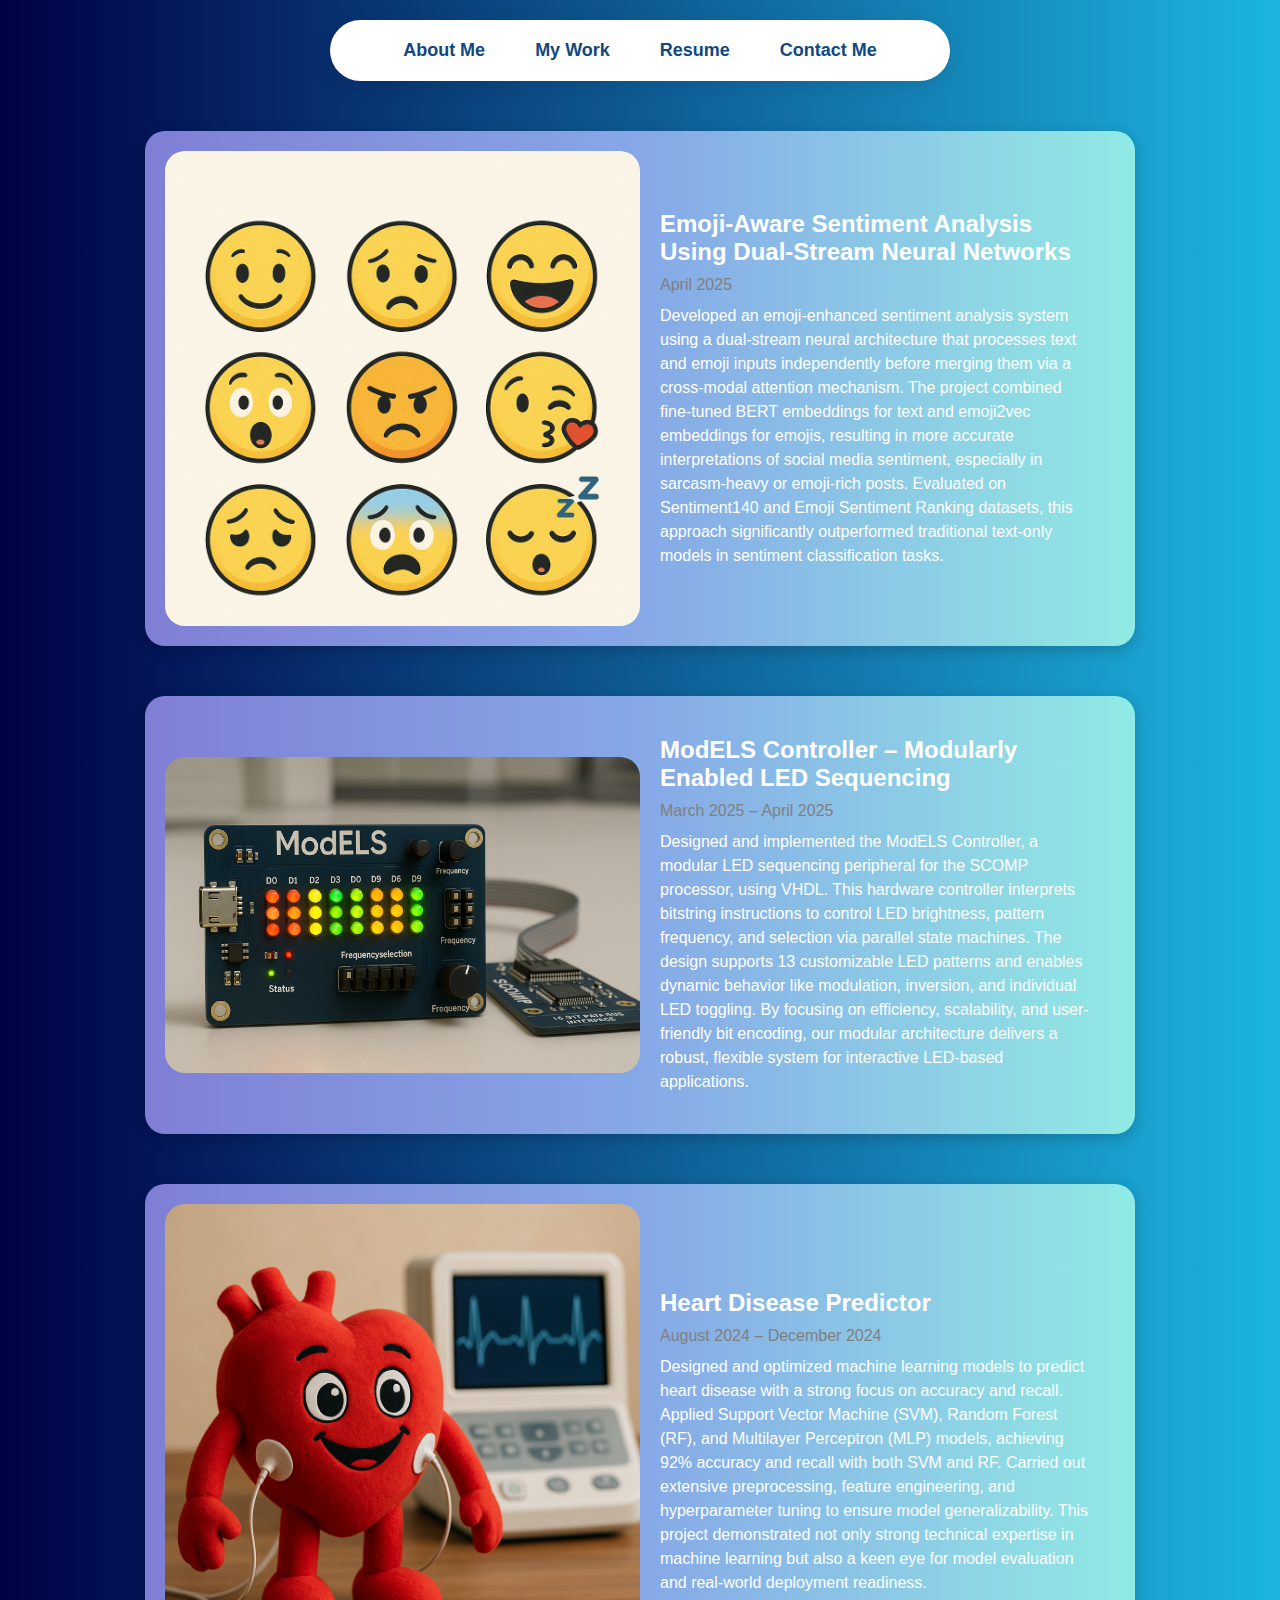
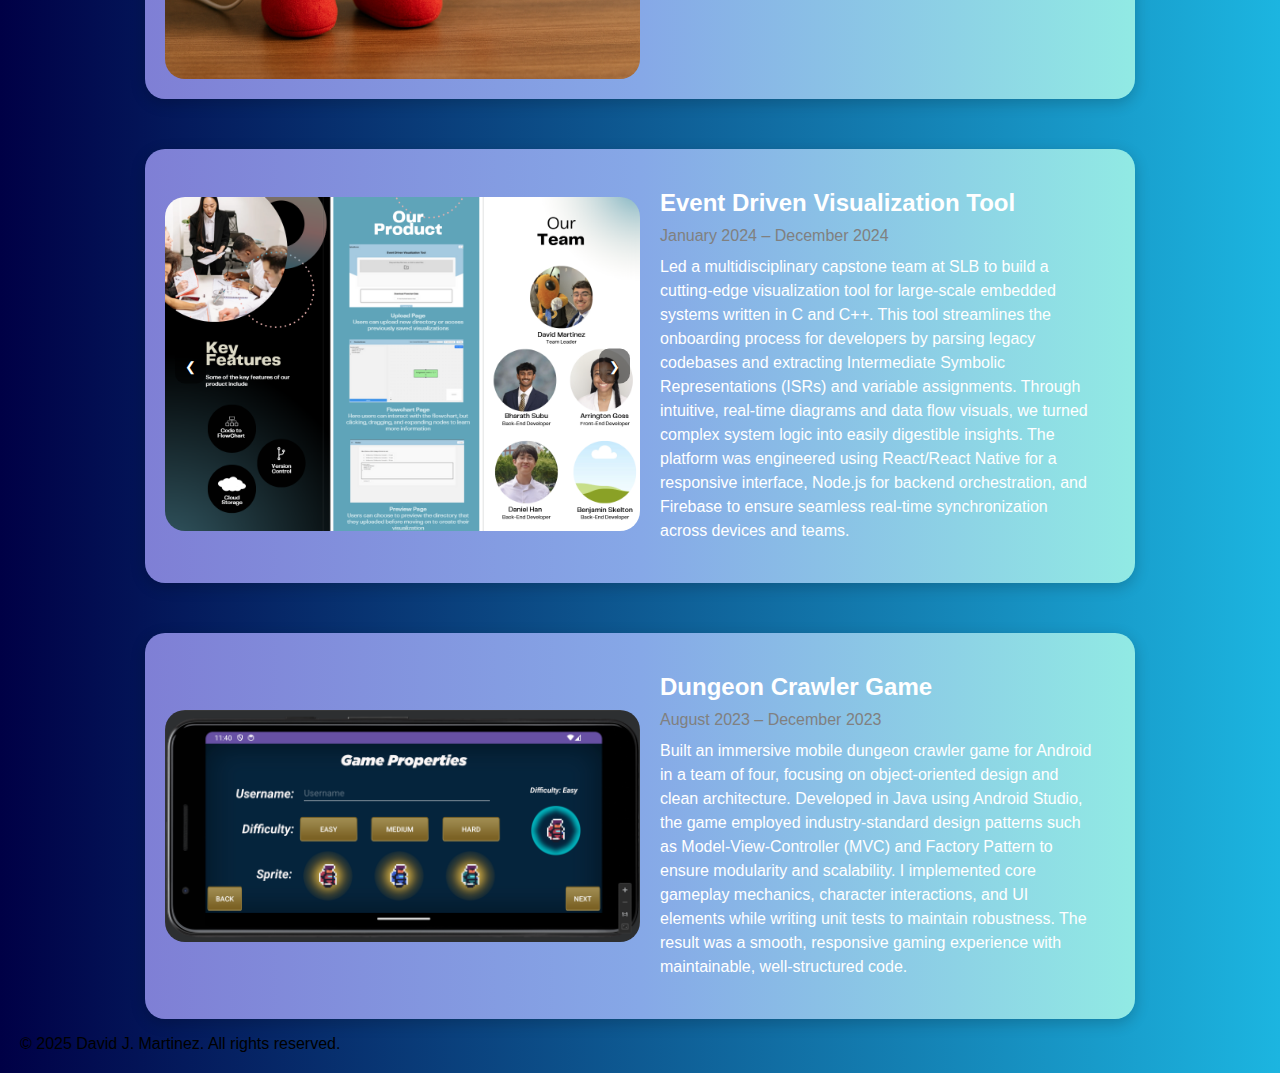
<file: projects.html>
<!DOCTYPE html>
<html lang="en">
<head>
  <meta charset="UTF-8" />
  <meta name="viewport" content="width=device-width, initial-scale=1.0"/>
  <title>David J. Martinez - Software Engineer</title>
  <link rel="stylesheet" href="styles.css"/>
  <style>
    body {
      font-family: Arial, sans-serif;
      margin: 20px;
    }
    .project {
      display: flex;
      align-items: center;
      padding: 20px;
      border-radius: 20px;
      overflow: hidden;
      height: auto;
      background: linear-gradient(to right, #7F7FD5, #86A8E7, #91EAE4);
      color: white;
      max-width: 950px;
      position: relative;
      margin-top: 50px;
      width: 80%;
      margin-left: auto;
      margin-right: auto;
      box-shadow: 0 4px 15px rgba(0, 0, 0, 0.2);
      flex-wrap: wrap;
    }
    .project img, .project video {
      width: 50%;
      height: auto;
      border-radius: 20px;
      object-fit: cover;
    }
    .project-details {
      flex: 1;
      padding: 20px;
    }
    .project-title {
      font-size: 24px;
      font-weight: bold;
      margin-bottom: 10px;
    }
    .project-date {
      font-size: 16px;
      color: gray;
      margin-bottom: 10px;
    }
    .project-description {
      font-size: 16px;
      line-height: 1.5;
    }
    .carousel-btn {
      position: absolute;
      top: 50%;
      transform: translateY(-50%);
      background-color: rgba(0,0,0,0.5);
      color: white;
      border: none;
      padding: 10px;
      border-radius: 10px;
      cursor: pointer;
      z-index: 2;
    }
    .prev-btn {
      left: 10px;
    }
    .next-btn {
      right: 10px;
    }
    @media (max-width: 768px) {
      .project {
        flex-direction: column;
        text-align: center;
        height: auto;
      }
      .project img, .project video {
        width: 100%;
        margin-bottom: 15px;
      }
    }
  </style>
</head>
<body>
  <nav>
    <a href="index.html">About Me</a>
    <a href="projects.html">My Work</a>
    <a href="/assets/resume.pdf" target="_blank">Resume</a>
    <a href="index.html#contact" class="nav-link">Contact Me</a>
  </nav>

  <section>
    <!-- Emoji Sentiment Analysis -->
    <div class="project">
      <img src="assets/Emoji-Aware.png" alt="Emoji-Aware Sentiment Analysis">
      <div class="project-details">
        <div class="project-title">Emoji-Aware Sentiment Analysis Using Dual-Stream Neural Networks</div>
        <div class="project-date">April 2025</div>
        <div class="project-description">
          Developed an emoji-enhanced sentiment analysis system using a dual-stream neural architecture that processes text and emoji inputs independently before merging them via a cross-modal attention mechanism. The project combined fine-tuned BERT embeddings for text and emoji2vec embeddings for emojis, resulting in more accurate interpretations of social media sentiment, especially in sarcasm-heavy or emoji-rich posts. Evaluated on Sentiment140 and Emoji Sentiment Ranking datasets, this approach significantly outperformed traditional text-only models in sentiment classification tasks.
        </div>
      </div>
    </div>

    <!-- ModELS Controller -->
    <div class="project">
      <img src="assets/ModELS.png" alt="ModELS LED Controller">
      <div class="project-details">
        <div class="project-title">ModELS Controller – Modularly Enabled LED Sequencing</div>
        <div class="project-date">March 2025 – April 2025</div>
        <div class="project-description">
          Designed and implemented the ModELS Controller, a modular LED sequencing peripheral for the SCOMP processor, using VHDL. This hardware controller interprets bitstring instructions to control LED brightness, pattern frequency, and selection via parallel state machines. The design supports 13 customizable LED patterns and enables dynamic behavior like modulation, inversion, and individual LED toggling. By focusing on efficiency, scalability, and user-friendly bit encoding, our modular architecture delivers a robust, flexible system for interactive LED-based applications.
        </div>
      </div>
    </div>

    <!-- Heart Disease Predictor -->
    <div class="project">
      <img src="assets/HeartDisease.png" alt="Heart Disease Prediction Dashboard">
      <div class="project-details">
        <div class="project-title">Heart Disease Predictor</div>
        <div class="project-date">August 2024 – December 2024</div>
        <div class="project-description">
          Designed and optimized machine learning models to predict heart disease with a strong focus on accuracy and recall. Applied Support Vector Machine (SVM), Random Forest (RF), and Multilayer Perceptron (MLP) models, achieving 92% accuracy and recall with both SVM and RF. Carried out extensive preprocessing, feature engineering, and hyperparameter tuning to ensure model generalizability. This project demonstrated not only strong technical expertise in machine learning but also a keen eye for model evaluation and real-world deployment readiness.
        </div>
      </div>
    </div>

    <!-- Event Driven Visualization Tool -->
    <div class="project">
      <div style="width: 50%; position: relative;">
        <img id="brochureImage" src="assets/Broch1.png" alt="Event Driven Tool Brochure" style="width: 100%; height: auto; border-radius: 20px;">
        <button class="carousel-btn prev-btn" onclick="prevBrochure()">❮</button>
        <button class="carousel-btn next-btn" onclick="nextBrochure()">❯</button>
      </div>
      <div class="project-details">
        <div class="project-title">Event Driven Visualization Tool</div>
        <div class="project-date">January 2024 – December 2024</div>
        <div class="project-description">
          Led a multidisciplinary capstone team at SLB to build a cutting-edge visualization tool for large-scale embedded systems written in C and C++. This tool streamlines the onboarding process for developers by parsing legacy codebases and extracting Intermediate Symbolic Representations (ISRs) and variable assignments. Through intuitive, real-time diagrams and data flow visuals, we turned complex system logic into easily digestible insights. The platform was engineered using React/React Native for a responsive interface, Node.js for backend orchestration, and Firebase to ensure seamless real-time synchronization across devices and teams.
        </div>
      </div>
    </div>

    <!-- Dungeon Crawler Game -->
    <div class="project">
      <img src="assets/Game.png" alt="Dungeon Crawler Game">
      <div class="project-details">
        <div class="project-title">Dungeon Crawler Game</div>
        <div class="project-date">August 2023 – December 2023</div>
        <div class="project-description">
          Built an immersive mobile dungeon crawler game for Android in a team of four, focusing on object-oriented design and clean architecture. Developed in Java using Android Studio, the game employed industry-standard design patterns such as Model-View-Controller (MVC) and Factory Pattern to ensure modularity and scalability. I implemented core gameplay mechanics, character interactions, and UI elements while writing unit tests to maintain robustness. The result was a smooth, responsive gaming experience with maintainable, well-structured code.
        </div>
      </div>
    </div>
  </section>

  <section>
    <button id="back-to-top">Back to Top ↑</button>
  </section>

  <footer>
    <p>&copy; 2025 David J. Martinez. All rights reserved.</p>
  </footer>

  <script>
    const brochureImages = ["assets/Broch1.png", "assets/Broch2.png"];
    let brochureIndex = 0;

    function showBrochureImage() {
      document.getElementById("brochureImage").src = brochureImages[brochureIndex];
    }

    function nextBrochure() {
      brochureIndex = (brochureIndex + 1) % brochureImages.length;
      showBrochureImage();
    }

    function prevBrochure() {
      brochureIndex = (brochureIndex - 1 + brochureImages.length) % brochureImages.length;
      showBrochureImage();
    }

    document.querySelector('a[href="#project-gallery"]')?.addEventListener('click', function (e) {
      e.preventDefault();
      const target = document.querySelector('#project-gallery');
      const targetPosition = target.getBoundingClientRect().top + window.scrollY;
      const startPosition = window.scrollY;
      const duration = 1200;
      const headerHeight = document.querySelector('nav')?.offsetHeight || 0;
      const offsetPosition = targetPosition - headerHeight;
      let start = null;

      function step(timestamp) {
        if (!start) start = timestamp;
        const progress = timestamp - start;
        const easeInOutCubic = progress / duration < 0.5 
          ? 4 * (progress / duration) ** 3 
          : 1 - Math.pow(-2 * (progress / duration) + 2, 3) / 2;

        window.scrollTo(0, startPosition + (offsetPosition - startPosition) * easeInOutCubic);
        if (progress < duration) {
          requestAnimationFrame(step);
        }
      }

      requestAnimationFrame(step);
    });
  </script>
</body>
</html>
</file>
<file: styles.css>
/* Global Styles */
html {
    background: linear-gradient(to right, #000046, #1CB5E0);
    font-family: 'Poppins', sans-serif;
    margin: 0;
    scroll-behavior: smooth;
}

/* Sticky Nav Bar */
nav {
    display: flex;
    align-items: center;
    justify-content: center;
    gap: 20px;
    padding: 10px 10px;
    margin: 20px auto;
    max-width: 600px;
    background: white;
    border-color: black;
    border-radius: 50px;
    box-shadow: 0px 4px 20px rgba(0, 0, 0, 0.1);
    z-index: 1000;
}

nav a {
    font-size: 18px;
    color: rgb(18, 71, 129);
    text-decoration: none;
    font-weight: 600;
    padding: 10px 15px;
    border-radius: 10px;
    transition: all 0.3s ease-in-out;
}

nav a:hover {
    background-color: rgba(0, 0, 0, 0.09);
    transform: scale(1.10);
}

/* Hero Section Styles */
.hero {
    background: linear-gradient(to right, #000046, #1CB5E0);
    color: white;
    display: flex;
    justify-content: space-between;
    align-items: center;
    transition: all 0.3s ease;
    padding: 40px 100px 0px 100px;
    height: 100%;
}

.hero-text {
    max-width: 600px;
    padding-left: 25px;
    align-self: self-start;
}

.hero-title {
    padding-top: 120px;
    font-weight: bold;
    margin-bottom: 20px;
    transition: transform 0.3s ease-in-out;
    font-size: 65px;
    margin: 0;
}

.hero-title:hover {
    transform: scale(1.05);
}

.hero-about {
    margin-bottom: 20px;
    font-size: 20px;
    margin-top: 20px;
    line-height: 1.5;
}

.hero-image {
    position: relative;
    padding-right: 80px;
    padding-left: 50px;
    padding-bottom: 50px;
}

.hero-image img {
    max-width: 450px;
    min-width: 450px;
    width: 100%;
    height: 100%;
    border-radius: 15px;
    transition: transform 0.3s ease-in-out;
}

.hero-image img:hover {
    transform: scale(1.05);
}

  
/* Skills Section */
.skills-section {
    background: linear-gradient(to right, #E0EAFC, #CFDEF3);
    padding: 50px;
    text-align: center;
    position: relative; /* Keeps it part of the page flow */
    margin-top: 50px; /* Adds some space from the top of the page */
    width: 80%; /* Width of the section */
    max-width: 1000px; /* Maximum width */
    margin-left: auto;
    margin-right: auto;
    border-radius: 100px; /* Rounded corners */
    box-shadow: 0 4px 15px rgba(0, 0, 0, 0.2); /* Shadow for floating effect */
}

/* Skills Section Heading */
.skills-section h2 {
    font-size: 2.5em;
    margin-bottom: 40px;
    color: #333;
}

/* Skill Category Sections */
.skill-category {
    margin-bottom: 40px;
    padding: 20px;
    background: #f5f5f5;
    border-radius: 10px;
    box-shadow: 0 4px 10px rgba(0, 0, 0, 0.1);
    text-align: left;
    max-width: 800px;
    margin-left: auto;
    margin-right: auto;
    transition: transform 0.3s ease-in-out, box-shadow 0.3s ease-in-out;
}

/* Section Headings */
.skill-category h3 {
    font-size: 1.8em;
    color: #4831D8;
    margin-bottom: 10px;
}

/* Skills List */
.skill-category p {
    font-size: 1.2em;
    color: #444;
    line-height: 1.6;
}

.skill-category:hover {
    transform: translateY(-5px);
    box-shadow: 0 8px 16px rgba(0, 0, 0, 0.25);
}


/* See My Work Section */
.work-section {
background: linear-gradient(135deg, #4831D8, #2C2C54);
color: #fff;
text-align: center;
padding: 20px 20px 40px;
border-radius: 200px;
box-shadow: 0 5px 15px rgba(0, 0, 0, 0.2);
margin: 50px auto;
max-width: 900px;
}

/* Section Heading */
.work-section h2 {
    font-size: 2.5em;
    font-weight: bold;
    margin-bottom: 30px;
}

/* Cool Button */
.work-button {
    display: inline-block;
    padding: 15px 30px;
    font-size: 1.2em;
    font-weight: bold;
    color: #fff;
    background: transparent;
    border: 2px solid #fff;
    border-radius: 8px;
    text-decoration: none;
    transition: all 0.3s ease-in-out;
    position: relative;
    overflow: hidden;
}

/* Button Hover Effect */
.work-button:hover {
    background: #fff;
    color: #4831D8;
    transform: scale(1.1);
    box-shadow: 0 0 15px rgba(255, 255, 255, 0.5);
}

.interests-section {
    background: linear-gradient(to right, #1D976C, #93F9B9);
    padding: 20px 50px 50px;
    text-align: center;
    margin: 50px auto;
    width: 80%;
    max-width: 1000px;
    border-radius: 100px;
    box-shadow: 0 4px 15px rgba(0, 0, 0, 0.2);
}

.interests-section h2 {
    font-size: 2.5rem;
    margin-bottom: 40px;
    color: #002855;
}

.interest-grid {
    display: grid;
    grid-template-columns: repeat(auto-fit, minmax(260px, 1fr));
    gap: 30px;
    margin-top: 20px;
}

.interest-card {
    background: white;
    border-radius: 20px;
    padding: 20px;
    box-shadow: 0 4px 20px rgba(0, 0, 0, 0.1);
    transition: transform 0.3s ease, box-shadow 0.3s ease;
}

.interest-card:hover {
    transform: translateY(-5px);
    box-shadow: 0 6px 20px rgba(0, 0, 0, 0.2);
}

.interest-card img {
    width: 100%;
    height: 180px;
    object-fit: cover;
    border-radius: 12px;
    margin-bottom: 15px;
}

.interest-card h3 {
    font-size: 1.5rem;
    color: #002855;
}

.interest-card p {
    font-size: 1rem;
    color: #444;
}


#contact {
    text-align: center;
    padding: 60px 35px;
    background: linear-gradient(to right, #F2994A,#F37335);
    color: white;
    max-width: 650px;
    position: relative; /* Keeps it part of the page flow */
    margin-top: 50px; /* Adds some space from the top of the page */
    width: 80%; /* Width of the section */
    margin-left: auto;
    margin-right: auto;
    border-radius: 100px; /* Rounded corners */
    box-shadow: 0 4px 15px rgba(0, 0, 0, 0.2); /* Shadow for floating effect */
}

#contact h2 {
    font-size: 2rem;
    color: white;
    margin-bottom: 20px;
}

#contact-form {
    max-width: 500px;
    margin: 0 auto;
    display: flex;
    flex-direction: column;
    gap: 15px;
}

#contact-form label {
    font-weight: bold;
    text-align: left;
}

#contact-form input, 
#contact-form textarea {
    width: 100%;
    padding: 10px;
    border: 1px solid #ccc;
    border-radius: 5px;
    font-size: 1rem;
}

#contact-form textarea {
    height: 150px;
    resize: none;
}

#contact-form button {
    background: #007bff;
    color: white;
    border: none;
    padding: 12px;
    font-size: 1rem;
    cursor: pointer;
    border-radius: 5px;
    transition: background 0.3s ease;
}

#contact-form button:hover {
    background: #0056b3;
}

/* Social Media Links */
.contact-links {
    margin-top: 20px;
    display: flex;
    justify-content: center;
    gap: 15px;
}

.contact-links a {
    text-decoration: none;
    font-size: 1.5rem;
    color: #007bff;
    transition: color 0.3s ease;
}

.contact-links a:hover {
    color: #F9D423;
    text-decoration: underline;
}

#back-to-top {
    display: none; /* Hidden by default */
    position: fixed;
    bottom: 20px;
    right: 20px;
    background: linear-gradient(to right, #e52d27, #b31217);
    color: white;
    border: none;
    padding: 12px 20px;
    font-size: 1rem;
    cursor: pointer;
    border-radius: 100px;
    transition: background 0.3s ease, opacity 0.3s ease;
    opacity: 0;
}

#back-to-top:hover {
    background: #0056b3;
}

#back-to-top.show {
    display: block;
    opacity: 1;
}
</file>
